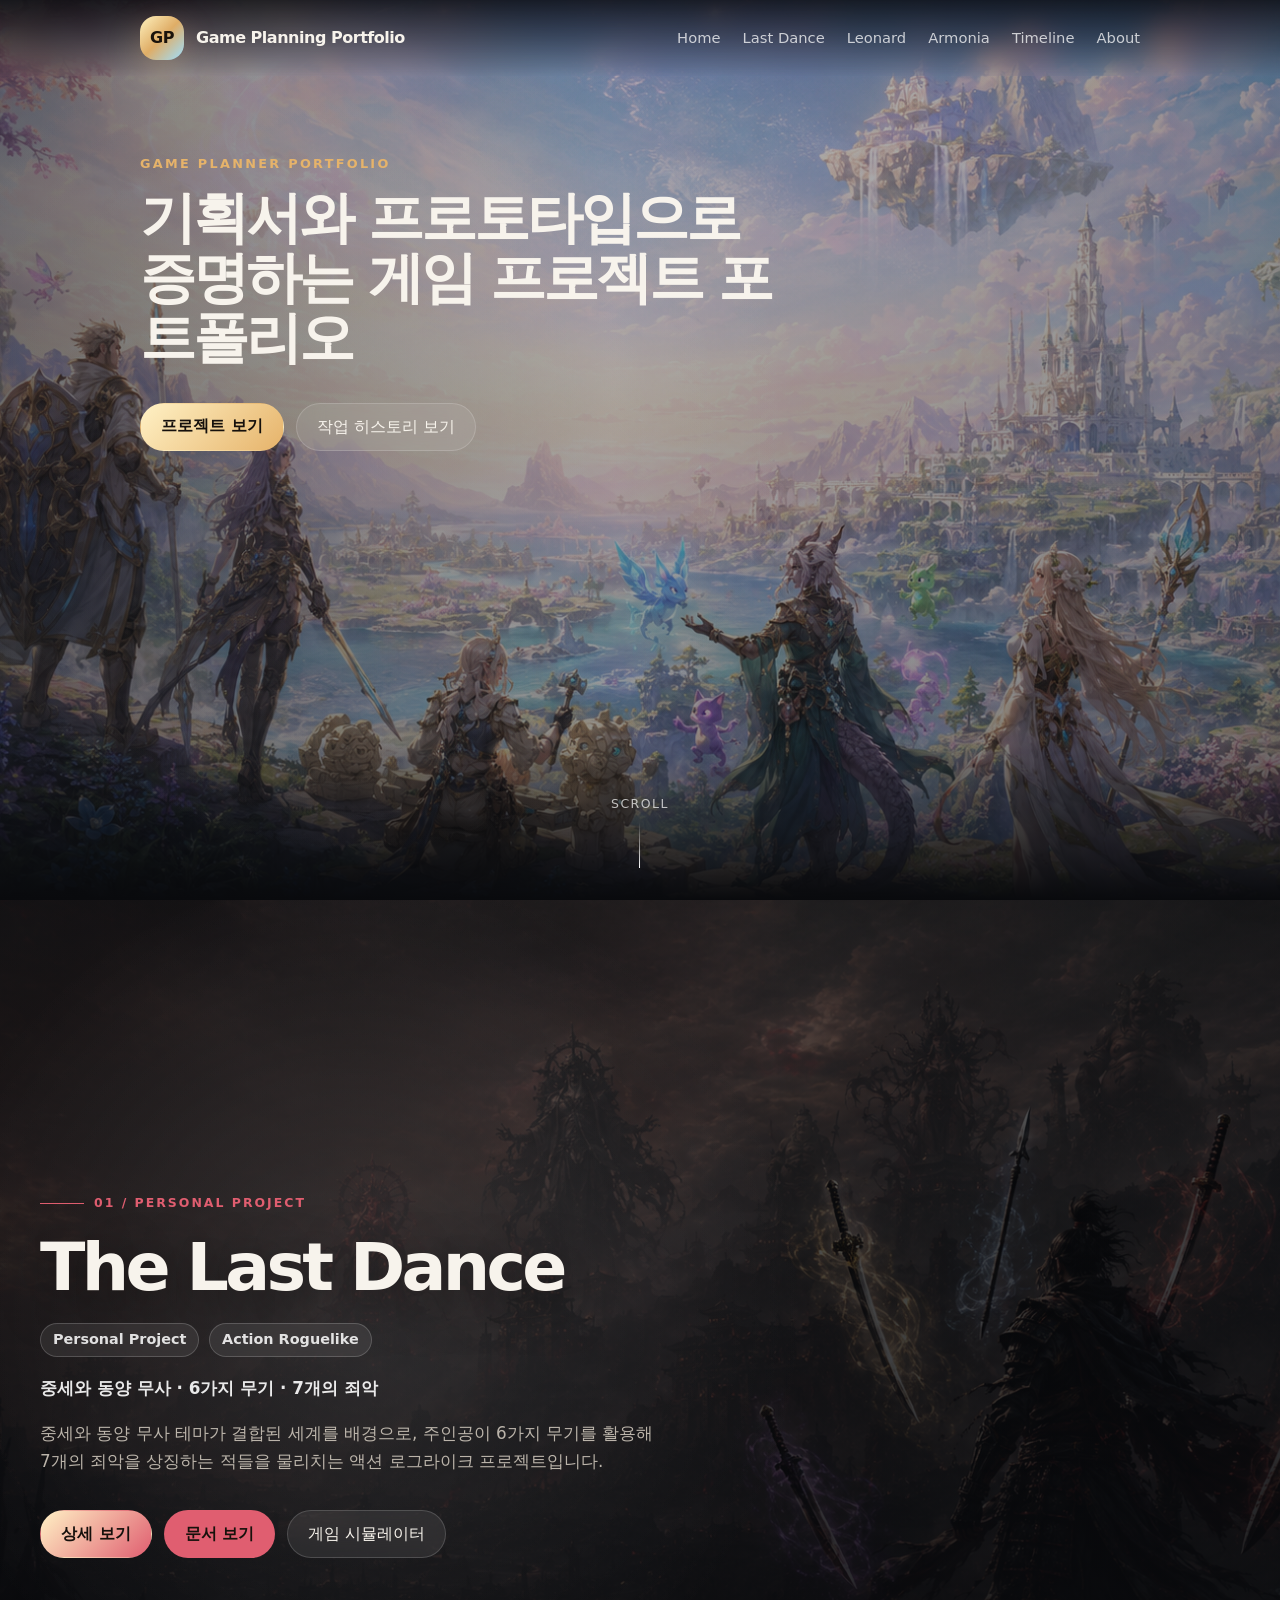
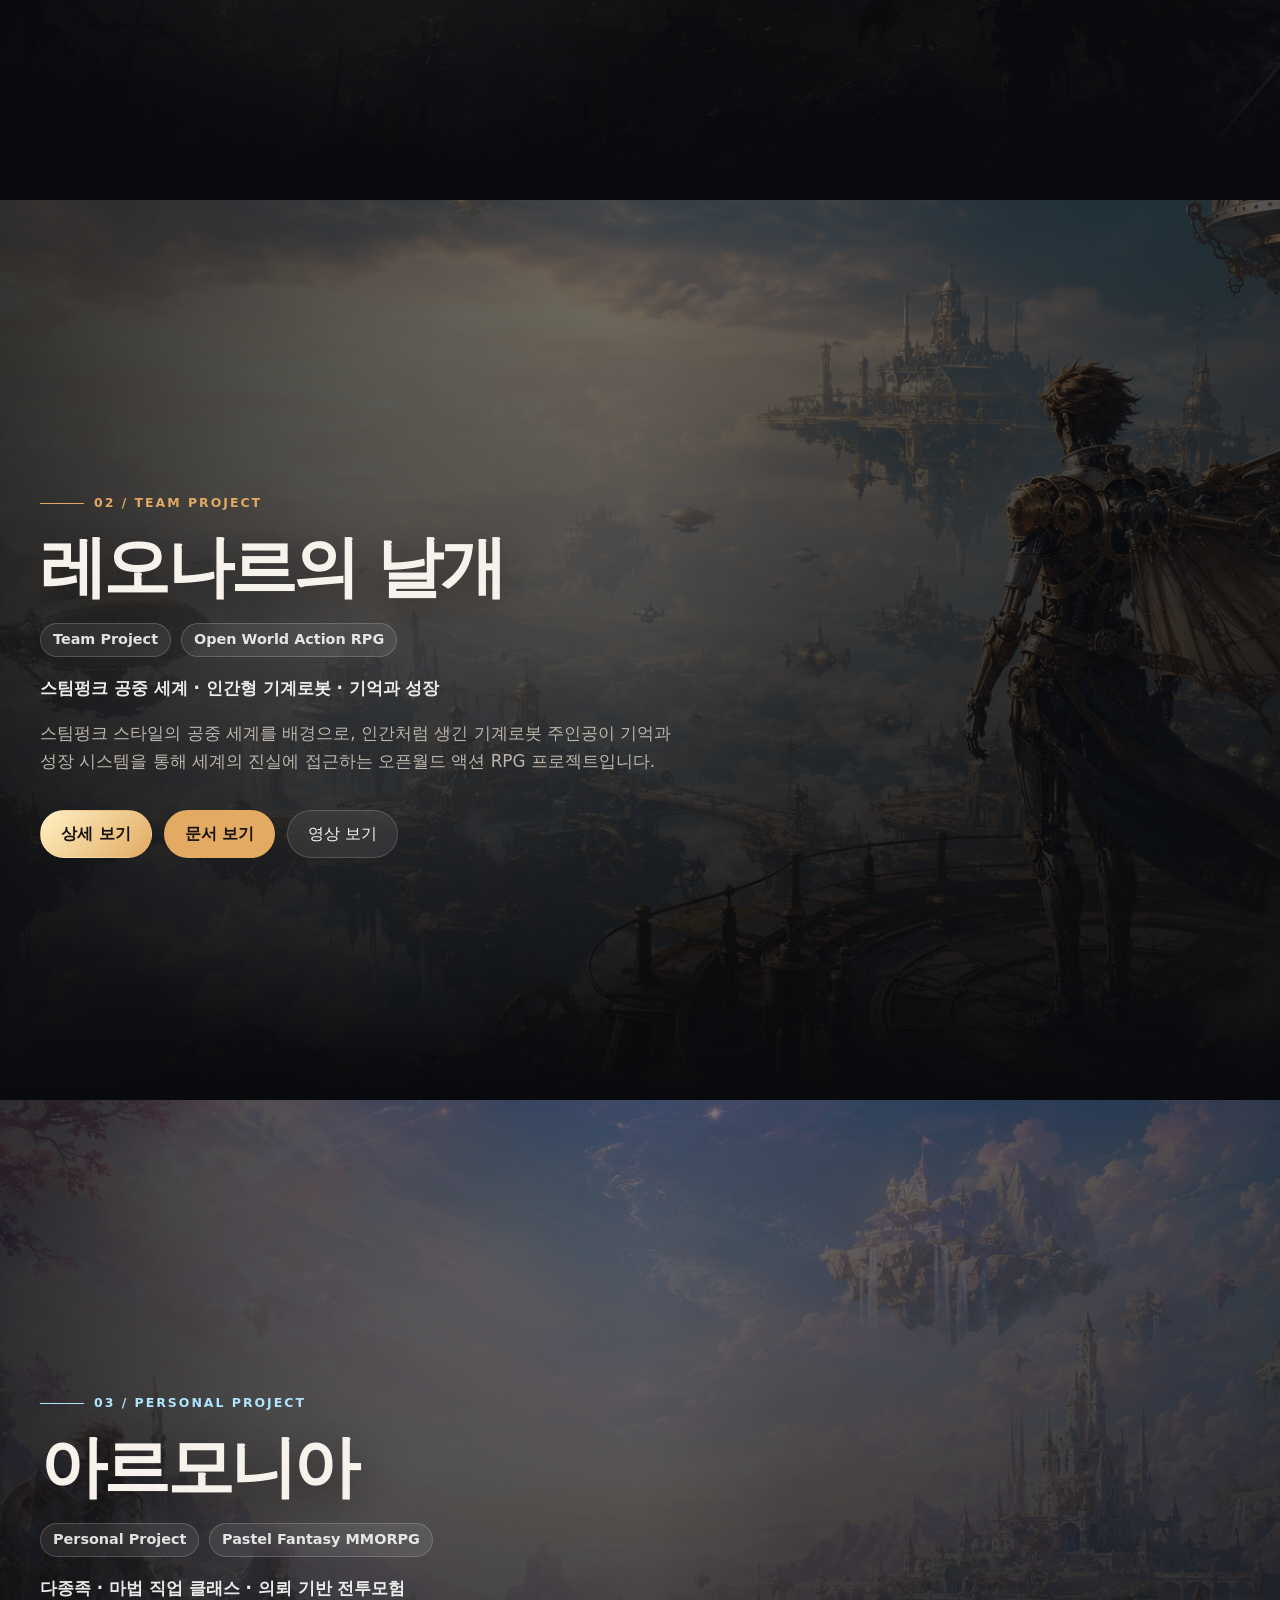
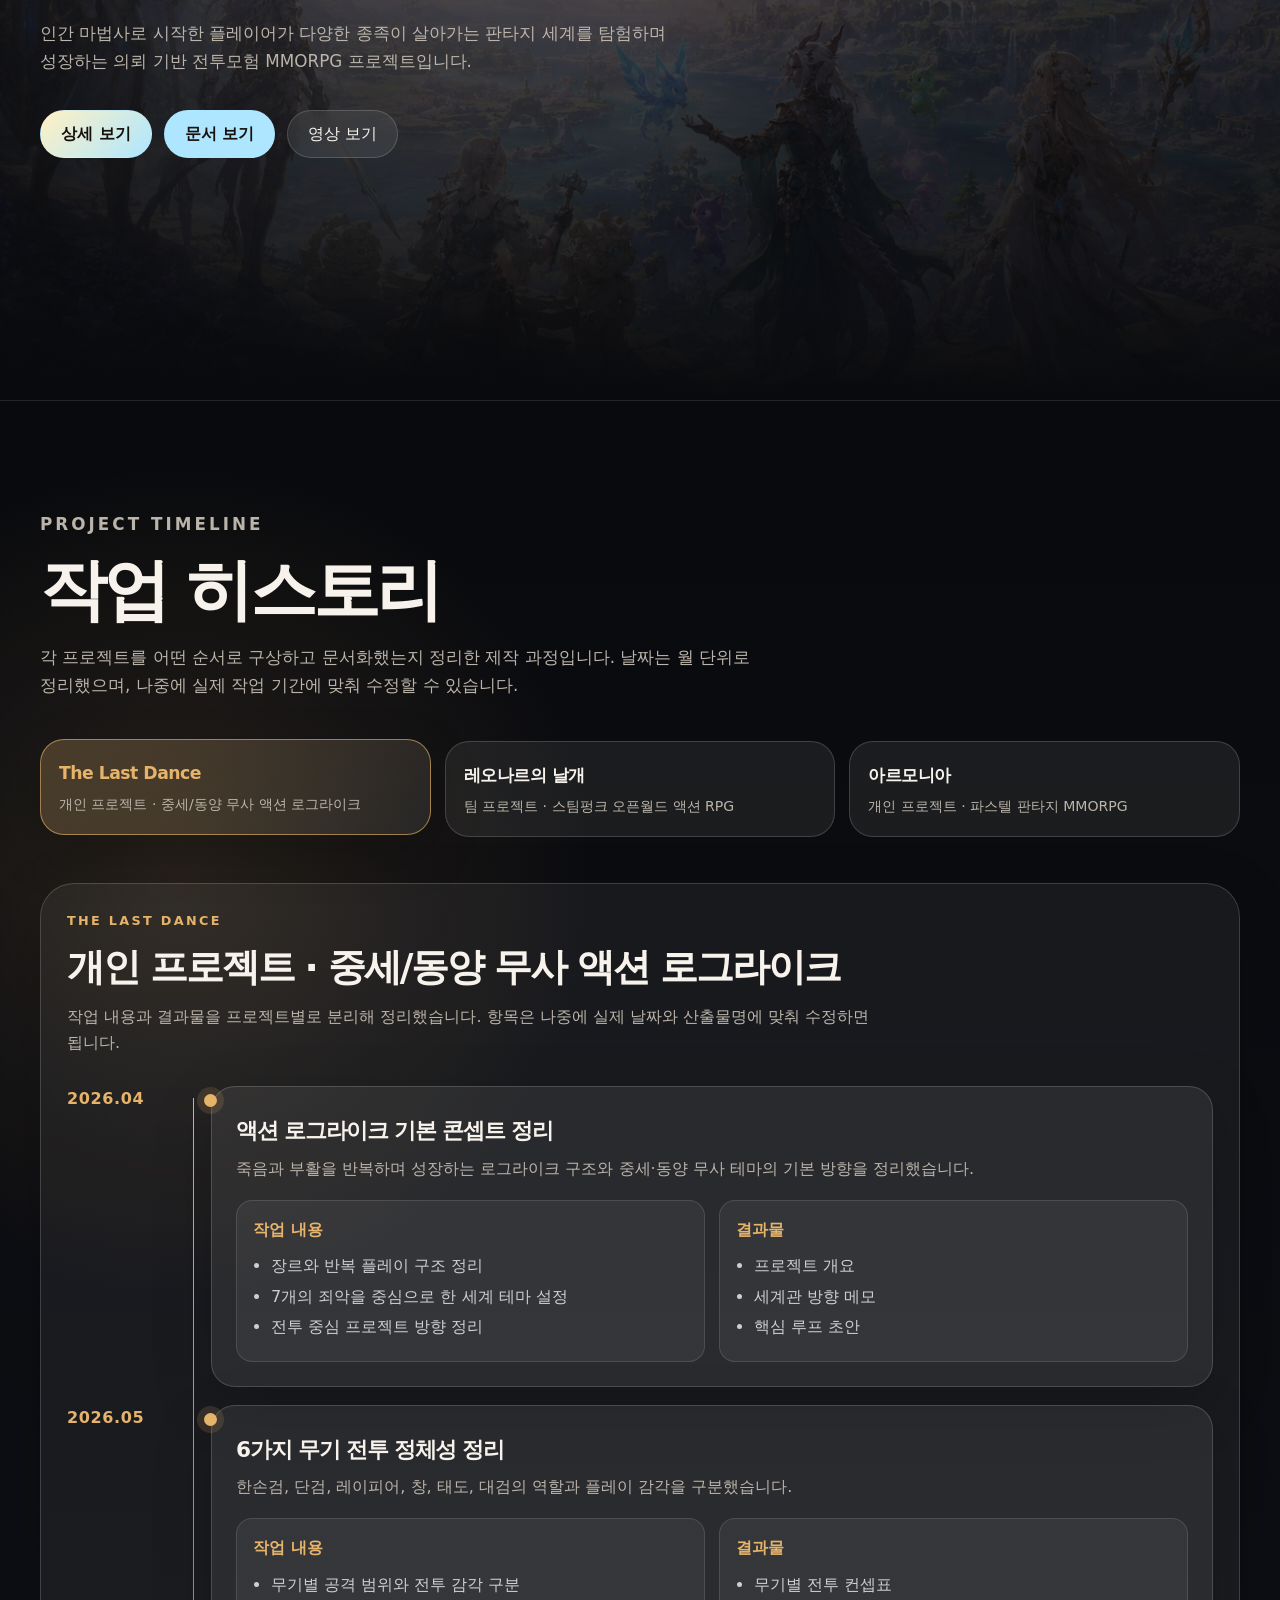
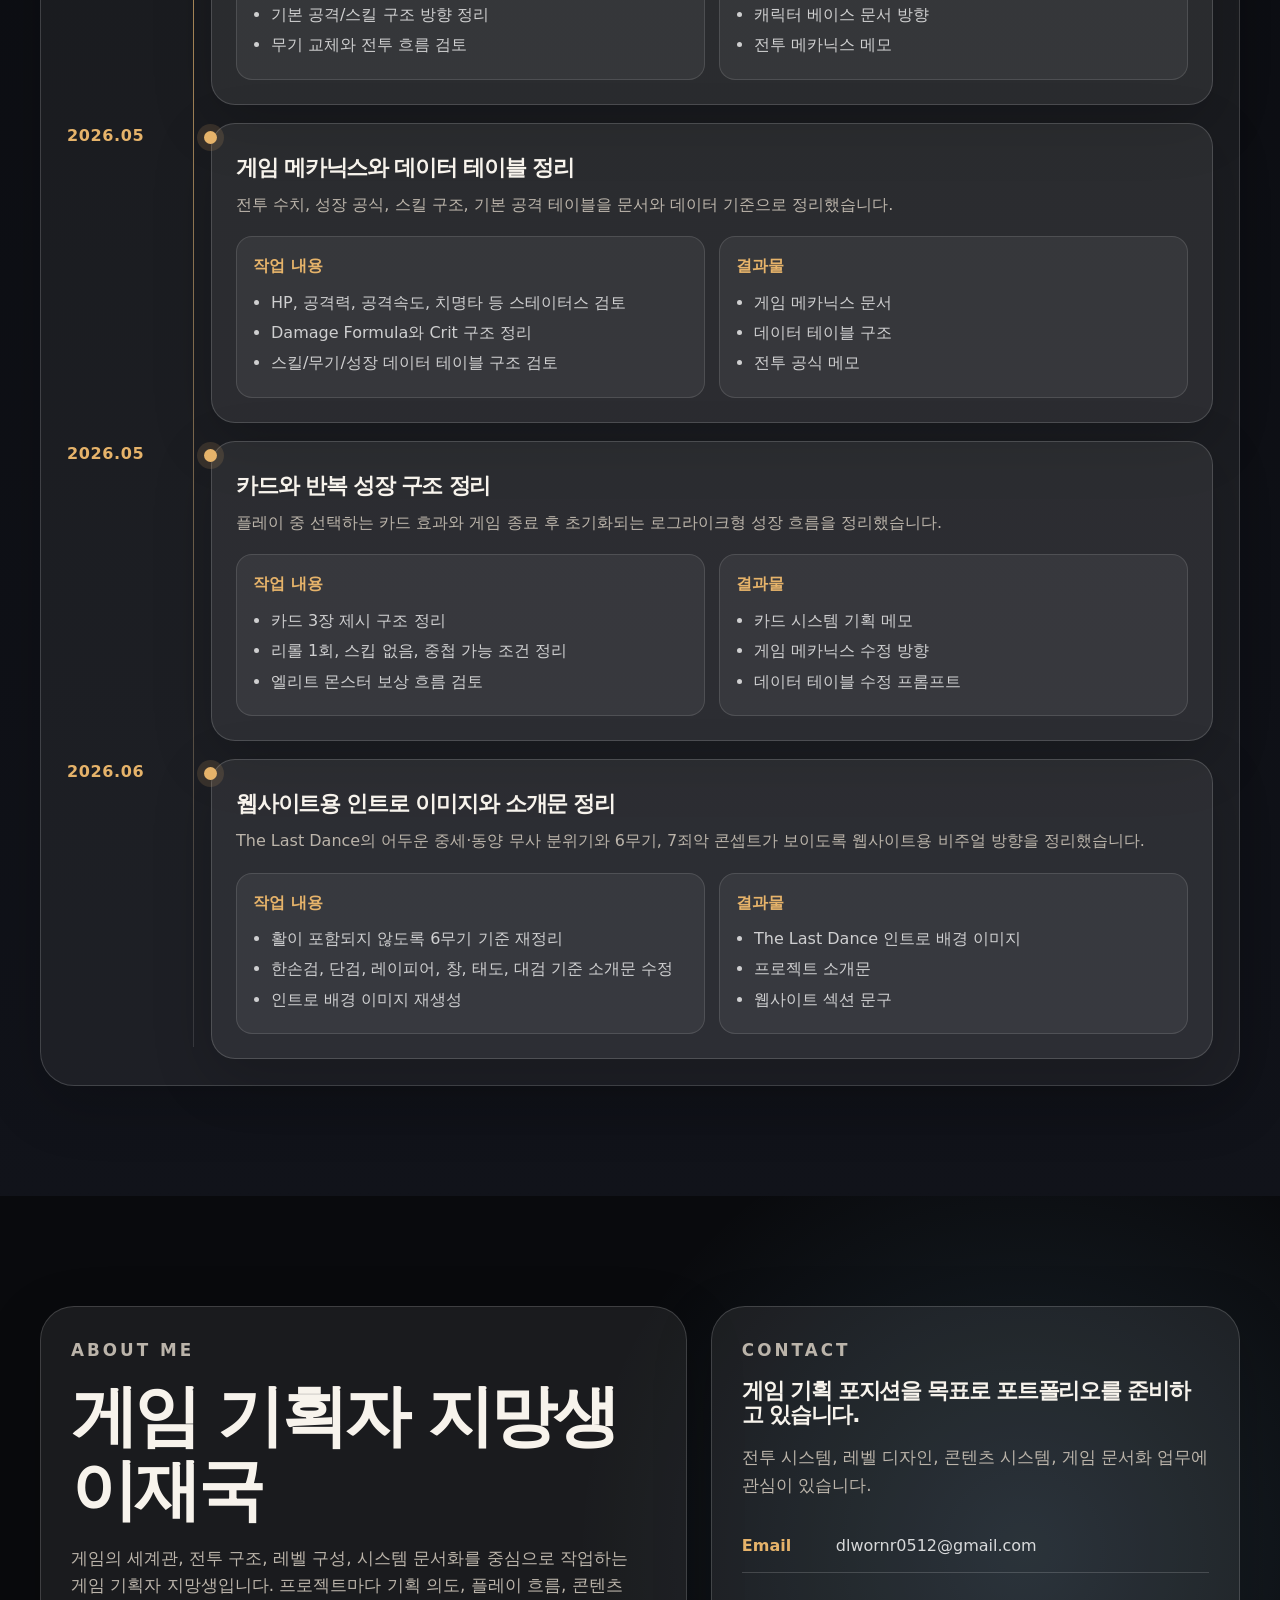
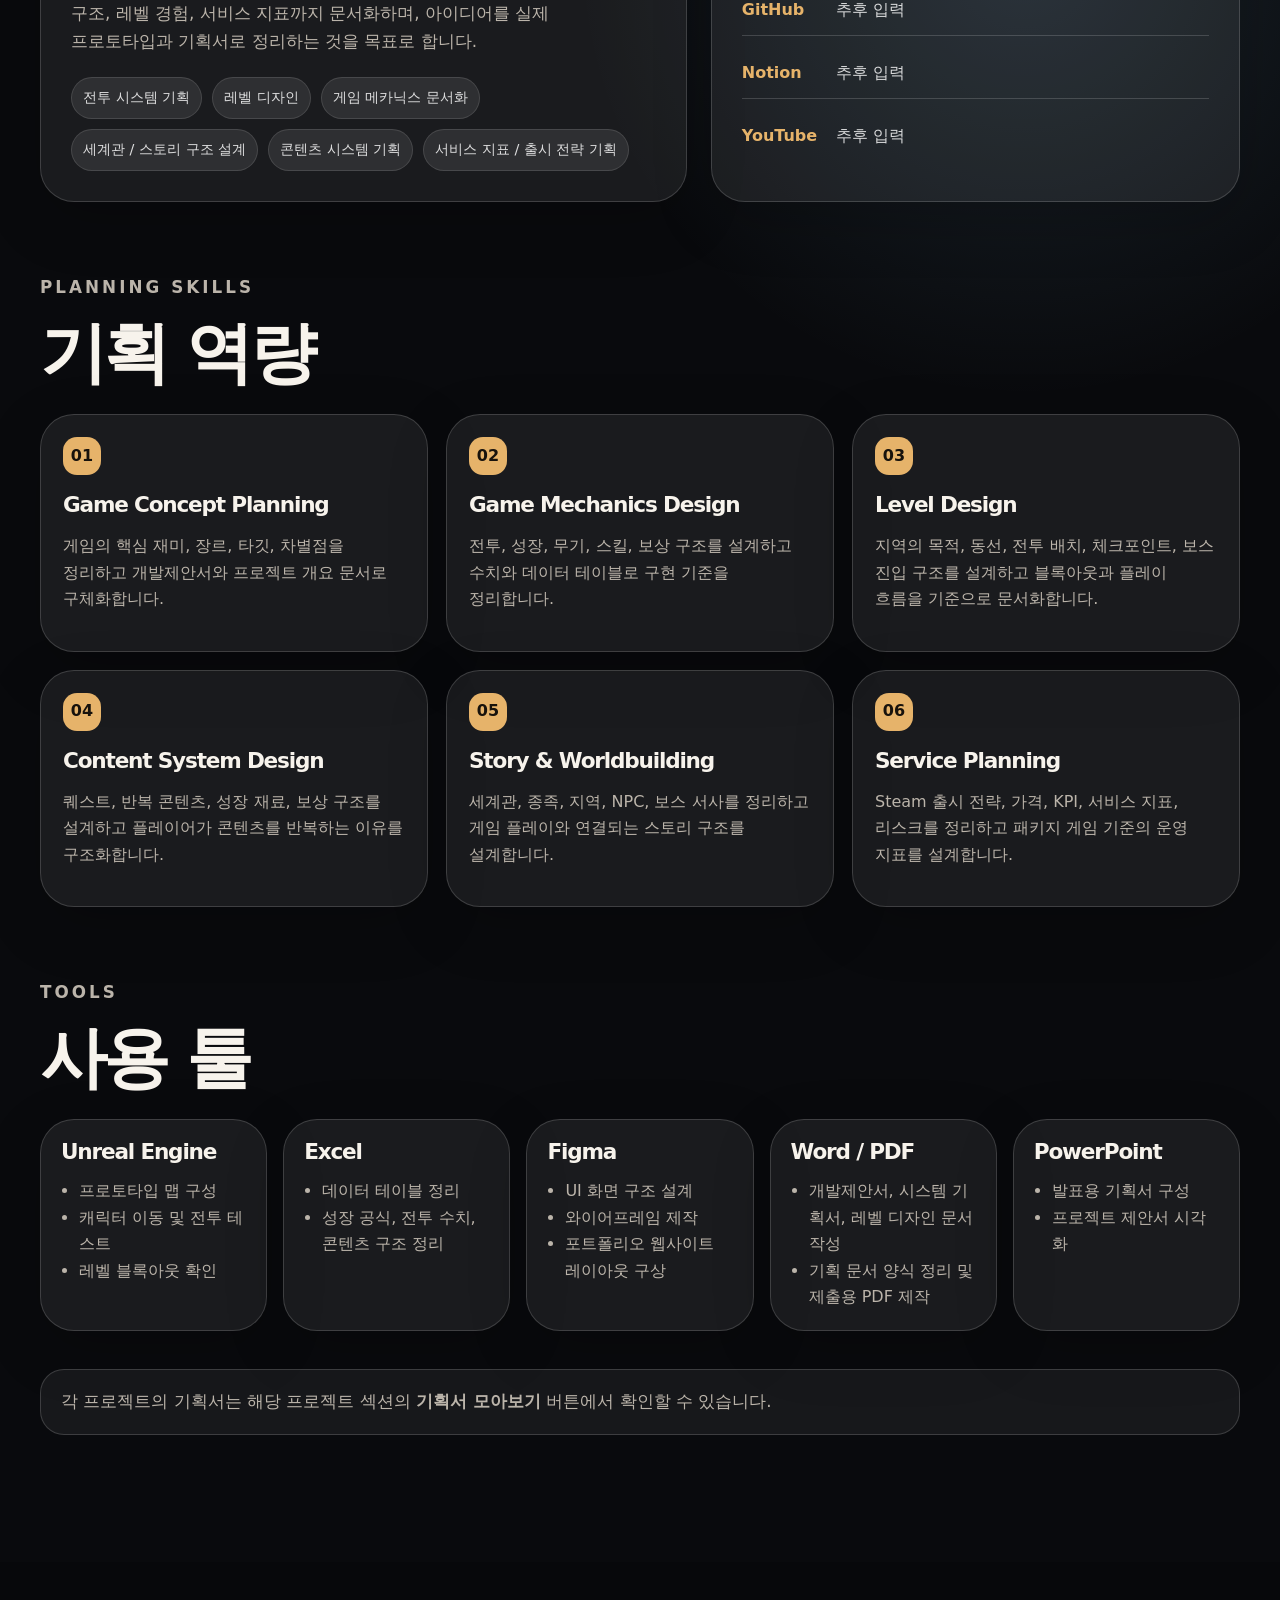
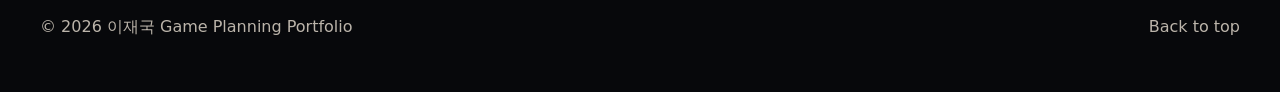
<file: index.html>
<!DOCTYPE html>
<html lang="ko">
<head>
  <meta charset="UTF-8" />
  <meta name="viewport" content="width=device-width, initial-scale=1.0" />
  <title>Game Planning Portfolio | 이재국</title>
  <meta name="description" content="게임 기획자 이재국의 게임 프로젝트 포트폴리오 사이트" />
  
  <!-- Open Graph / Social Share Thumbnail -->
  <!-- Netlify 주소가 바뀌면 아래 https://game-planning-portfolio-jaeguk.netlify.app 부분만 실제 배포 주소로 바꾸세요. -->
  <meta property="og:type" content="website">
  <meta property="og:title" content="Game Planning Portfolio | 이재국">
  <meta property="og:description" content="게임 기획 포트폴리오 - 프로젝트, 기획 문서, 프로토타입 영상">
  <meta property="og:image" content="https://game-planning-portfolio-jaeguk.netlify.app/assets/images/og-image.png">
  <meta property="og:url" content="https://game-planning-portfolio-jaeguk.netlify.app">
  <meta property="og:site_name" content="Game Planning Portfolio">

  <meta name="twitter:card" content="summary_large_image">
  <meta name="twitter:title" content="Game Planning Portfolio | 이재국">
  <meta name="twitter:description" content="게임 기획 포트폴리오 - 프로젝트, 기획 문서, 프로토타입 영상">
  <meta name="twitter:image" content="https://game-planning-portfolio-jaeguk.netlify.app/assets/images/og-image.png">
  <!-- End Open Graph / Social Share Thumbnail -->
<link rel="stylesheet" href="css/style.css?v=og-social-v9" />
  <script defer src="js/projects.js"></script>
  <script defer src="js/main.js?v=og-social-v9"></script>
</head>
<body>
  <header class="site-header">
    <nav class="nav" aria-label="주요 메뉴">
      <a class="brand" href="#home" aria-label="홈으로 이동">
        <span class="brand-mark">GP</span>
        <span class="brand-text">Game Planning Portfolio</span>
      </a>
      <button class="nav-toggle" type="button" aria-label="메뉴 열기" aria-expanded="false" data-nav-toggle>
        <span></span><span></span><span></span>
      </button>
      <div class="nav-links" data-nav-links>
        <a href="#home">Home</a>
        <a href="#the-last-dance">Last Dance</a>
        <a href="#leonard">Leonard</a>
        <a href="#armonia">Armonia</a>
        <a href="#timeline">Timeline</a>
        <a href="#about">About</a>
      </div>
    </nav>
  </header>

  <main>
    <section class="intro-page" id="home">
      <div class="intro-bg" aria-hidden="true"></div>
      <div class="container intro-content reveal">
        <p class="eyebrow">Game Planner Portfolio</p>
        <h1>기획서와 프로토타입으로 증명하는 게임 프로젝트 포트폴리오</h1>
        <div class="intro-actions">
          <a class="btn primary" href="#the-last-dance">프로젝트 보기</a>
          <a class="btn ghost" href="#timeline">작업 히스토리 보기</a>
        </div>
      </div>
      <a href="#the-last-dance" class="scroll-cue" aria-label="다음 섹션으로 이동"><span>Scroll</span><i></i></a>
    </section>

    <div data-project-sections></div>

    <section class="timeline-section section-panel" id="timeline">
      <div class="container">
        <div class="section-head reveal">
          <p class="eyebrow">Project Timeline</p>
          <h2>작업 히스토리</h2>
          <p>
            각 프로젝트를 어떤 순서로 구상하고 문서화했는지 정리한 제작 과정입니다.
            날짜는 월 단위로 정리했으며, 나중에 실제 작업 기간에 맞춰 수정할 수 있습니다.
          </p>
        </div>
        <div class="timeline" data-timeline></div>
      </div>
    </section>

    <section class="about-section section-panel" id="about">
      <div class="container">
        <div class="about-layout">
          <article class="about-card reveal">
            <p class="eyebrow">About Me</p>
            <h2>게임 기획자 지망생 이재국</h2>
            <p data-profile-intro></p>
            <div class="interest-list">
              <span>전투 시스템 기획</span>
              <span>레벨 디자인</span>
              <span>게임 메카닉스 문서화</span>
              <span>세계관 / 스토리 구조 설계</span>
              <span>콘텐츠 시스템 기획</span>
              <span>서비스 지표 / 출시 전략 기획</span>
            </div>
          </article>

          <article class="contact-card reveal">
            <p class="eyebrow">Contact</p>
            <h3>게임 기획 포지션을 목표로 포트폴리오를 준비하고 있습니다.</h3>
            <p>전투 시스템, 레벨 디자인, 콘텐츠 시스템, 게임 문서화 업무에 관심이 있습니다.</p>
            <ul class="contact-list">
              <li><strong>Email</strong><a href="mailto:dlwornr0512@gmail.com">dlwornr0512@gmail.com</a></li>
              <li><strong>GitHub</strong><span data-github>추후 입력</span></li>
              <li><strong>Notion</strong><span data-notion>추후 입력</span></li>
              <li><strong>YouTube</strong><span data-youtube>추후 입력</span></li>
            </ul>
          </article>
        </div>

        <div class="section-head compact reveal">
          <p class="eyebrow">Planning Skills</p>
          <h2>기획 역량</h2>
        </div>
        <div class="skill-grid" data-skills></div>

        <div class="section-head compact reveal">
          <p class="eyebrow">Tools</p>
          <h2>사용 툴</h2>
        </div>
        <div class="tool-grid" data-tools></div>

        <p class="final-note reveal">
          각 프로젝트의 기획서는 해당 프로젝트 섹션의 <strong>기획서 모아보기</strong> 버튼에서 확인할 수 있습니다.
        </p>
      </div>
    </section>
  </main>

  <footer class="site-footer">
    <div class="container footer-inner">
      <p>© <span data-year></span> 이재국 Game Planning Portfolio</p>
      <a href="#home">Back to top</a>
    </div>
  </footer>

  <div class="modal" data-modal hidden>
    <div class="modal-backdrop" data-modal-close></div>
    <section class="modal-panel" role="dialog" aria-modal="true" aria-labelledby="modal-title">
      <button class="modal-close" type="button" data-modal-close aria-label="닫기">×</button>
      <div class="modal-head">
        <p class="eyebrow" data-modal-eyebrow>Portfolio</p>
        <h2 id="modal-title" data-modal-title>Modal Title</h2>
      </div>
      <div class="modal-body" data-modal-body></div>
    </section>
  </div>
</body>
</html>
</file>
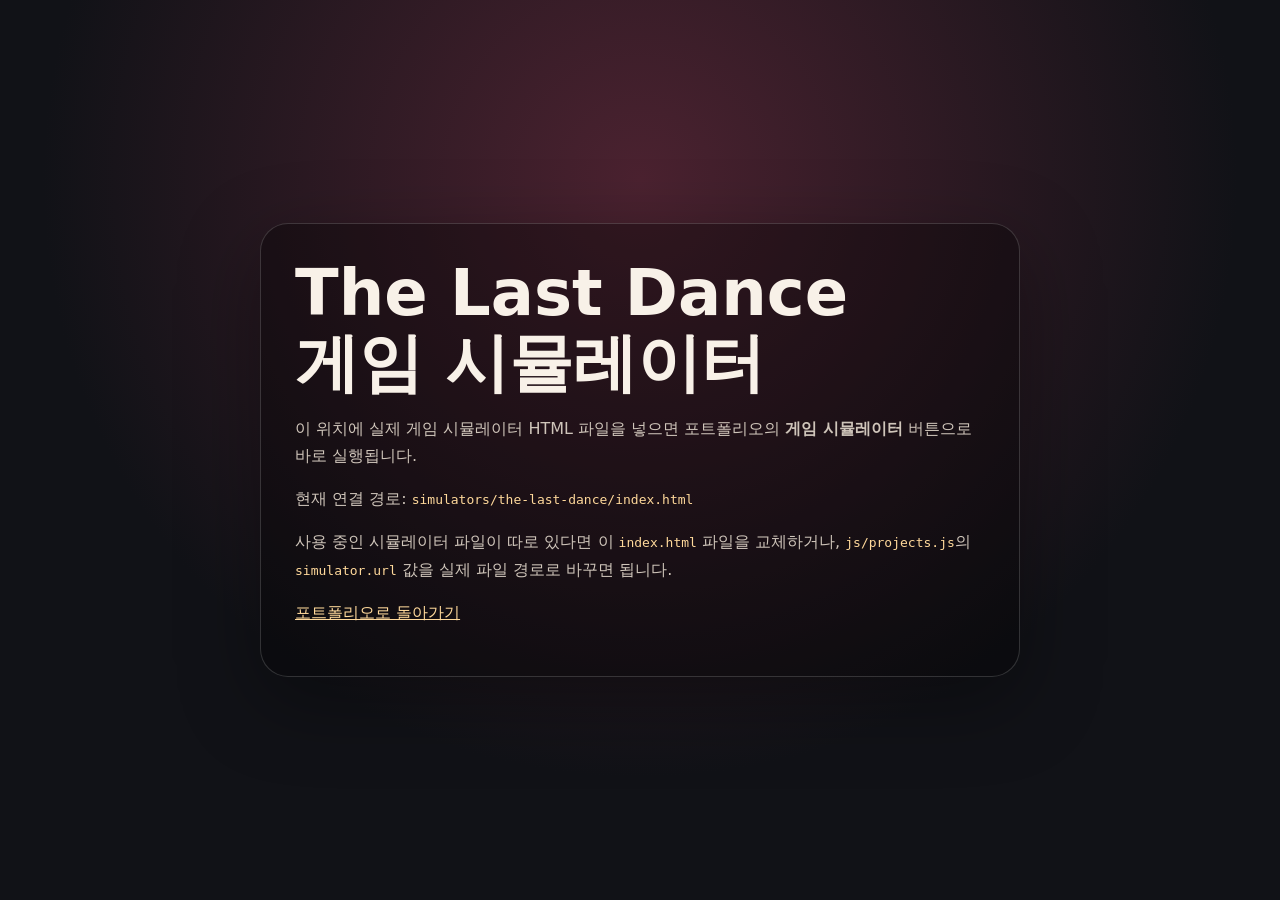
<file: simulators/the-last-dance/index.html>
<!DOCTYPE html>
<html lang="ko">
<head>
  <meta charset="UTF-8" />
  <meta name="viewport" content="width=device-width, initial-scale=1.0" />
  <title>The Last Dance 게임 시뮬레이터</title>
  <style>
    * { box-sizing: border-box; }
    body {
      margin: 0;
      min-height: 100vh;
      display: grid;
      place-items: center;
      background: radial-gradient(circle at 50% 20%, #4b2230, #111217 62%);
      color: #f8f1e8;
      font-family: "Pretendard", "Malgun Gothic", system-ui, sans-serif;
      line-height: 1.7;
      padding: 32px;
    }
    main {
      width: min(100%, 760px);
      border: 1px solid rgba(255,255,255,.16);
      border-radius: 28px;
      background: rgba(0,0,0,.34);
      box-shadow: 0 24px 80px rgba(0,0,0,.35);
      padding: 34px;
    }
    h1 { margin: 0 0 12px; font-size: clamp(2rem, 6vw, 4rem); line-height: 1.1; }
    p { color: #cfc5ba; }
    code { color: #ffd99b; }
    a { color: #ffd99b; }
  </style>
</head>
<body>
  <main>
    <h1>The Last Dance<br />게임 시뮬레이터</h1>
    <p>이 위치에 실제 게임 시뮬레이터 HTML 파일을 넣으면 포트폴리오의 <strong>게임 시뮬레이터</strong> 버튼으로 바로 실행됩니다.</p>
    <p>현재 연결 경로: <code>simulators/the-last-dance/index.html</code></p>
    <p>사용 중인 시뮬레이터 파일이 따로 있다면 이 <code>index.html</code> 파일을 교체하거나, <code>js/projects.js</code>의 <code>simulator.url</code> 값을 실제 파일 경로로 바꾸면 됩니다.</p>
    <p><a href="../../index.html#the-last-dance">포트폴리오로 돌아가기</a></p>
  </main>
</body>
</html>
</file>
<file: css/style.css>
/* Game Planning Portfolio Showcase / HTML + Pure CSS + Vanilla JavaScript */
:root{--bg:#090a0d;--bg-soft:#11131a;--panel:rgba(255,255,255,.09);--text:#f7f3ec;--muted:#bbb4aa;--line:rgba(255,255,255,.16);--accent:#e6b36a;--max:1200px;--radius-xl:34px;--radius-lg:24px;--shadow:0 28px 90px rgba(0,0,0,.42)}
*{box-sizing:border-box}html{scroll-behavior:smooth;background:var(--bg)}body{margin:0;min-width:320px;color:var(--text);background:radial-gradient(circle at top left,rgba(230,179,106,.16),transparent 30rem),radial-gradient(circle at 88% 10%,rgba(147,214,255,.12),transparent 34rem),var(--bg);font-family:"Pretendard","Malgun Gothic","Apple SD Gothic Neo",system-ui,-apple-system,BlinkMacSystemFont,sans-serif;line-height:1.65}body.modal-open{overflow:hidden}a{color:inherit;text-decoration:none}button,input,textarea{font:inherit}button{cursor:pointer}.container{width:min(100% - 42px,var(--max));margin:0 auto}.site-header{position:fixed;inset:0 0 auto;z-index:80;background:linear-gradient(180deg,rgba(9,10,13,.82),rgba(9,10,13,.42),transparent);backdrop-filter:blur(12px)}.nav{width:min(100% - 42px,var(--max));min-height:76px;margin:0 auto;display:flex;align-items:center;justify-content:space-between;gap:26px}.brand{display:inline-flex;align-items:center;gap:12px;font-weight:900;letter-spacing:-.03em}.brand-mark{width:44px;height:44px;display:grid;place-items:center;border-radius:16px;color:#1a130b;background:linear-gradient(135deg,#fff2bf,#dfad66,#9edfff);box-shadow:0 12px 34px rgba(230,179,106,.28)}.brand-text{white-space:nowrap}.nav-links{display:flex;align-items:center;gap:4px;padding:7px;border:1px solid rgba(255,255,255,.1);border-radius:999px;background:rgba(255,255,255,.06)}.nav-links a{padding:9px 13px;border-radius:999px;color:rgba(255,255,255,.74);font-size:.92rem;transition:180ms ease}.nav-links a:hover,.nav-links a:focus-visible,.nav-links a.active{color:#17120c;background:var(--accent)}.nav-toggle{display:none;width:44px;height:44px;border:1px solid var(--line);border-radius:15px;color:var(--text);background:rgba(255,255,255,.08)}.nav-toggle span{display:block;width:20px;height:2px;margin:5px auto;border-radius:99px;background:currentColor}.intro-page,.project-page{position:relative;min-height:100svh;display:grid;align-items:center;overflow:hidden;isolation:isolate}.intro-bg,.project-bg{position:absolute;inset:0;z-index:-2;background-position:center;background-size:cover;transform:scale(1.03)}.intro-bg{background:linear-gradient(90deg,rgba(9,10,13,.92),rgba(9,10,13,.6),rgba(9,10,13,.72)),url("../assets/images/armonia-bg.png") center/cover no-repeat}.intro-page::before,.project-page::before{content:"";position:absolute;inset:0;z-index:-1;background:radial-gradient(circle at 28% 46%,rgba(255,255,255,.10),transparent 28rem),linear-gradient(180deg,rgba(9,10,13,.34),rgba(9,10,13,.82) 82%,var(--bg) 100%)}.intro-content{padding-top:76px;max-width:900px}.eyebrow{margin:0 0 14px;color:var(--accent);font-size:.8rem;font-weight:900;letter-spacing:.18em;text-transform:uppercase}h1,h2,h3{margin:0;line-height:1.12;letter-spacing:-.055em}h1{max-width:900px;font-size:clamp(2.8rem,7.8vw,6.6rem)}h2{font-size:clamp(2.1rem,5.2vw,4.25rem)}h3{font-size:1.35rem}p{word-break:keep-all}.intro-content p:not(.eyebrow),.project-copy p,.section-head p,.about-card p,.contact-card p,.final-note{color:var(--muted);font-size:1.05rem}.intro-content p:not(.eyebrow){max-width:720px;margin:24px 0 0}.intro-actions,.project-actions{display:flex;flex-wrap:wrap;gap:12px;margin-top:34px}.btn{min-height:48px;display:inline-flex;align-items:center;justify-content:center;gap:9px;padding:0 20px;border:1px solid var(--line);border-radius:999px;color:var(--text);background:rgba(255,255,255,.08);transition:180ms ease}.btn.primary{border-color:transparent;color:#15100c;background:linear-gradient(135deg,#fff1c5,var(--accent));font-weight:900}.btn.ghost{backdrop-filter:blur(12px)}.btn:hover,.btn:focus-visible{transform:translateY(-2px);box-shadow:0 16px 46px rgba(0,0,0,.24)}.scroll-cue{position:absolute;left:50%;bottom:32px;transform:translateX(-50%);z-index:2;display:grid;justify-items:center;gap:7px;color:rgba(255,255,255,.7);font-size:.78rem;letter-spacing:.12em;text-transform:uppercase}.scroll-cue i{width:1px;height:46px;background:linear-gradient(transparent,#fff);animation:cue 1.4s ease-in-out infinite}@keyframes cue{0%,100%{transform:scaleY(.6);opacity:.45}50%{transform:scaleY(1);opacity:1}}.project-page[data-color=bronze]{--accent:#e2aa62;--accent-rgb:226,170,98}.project-page[data-color=pastel]{--accent:#aee6ff;--accent-rgb:174,230,255}.project-page[data-color=crimson]{--accent:#e05e70;--accent-rgb:224,94,112}.project-page[data-align=right] .project-layout{grid-template-columns:.9fr 1fr}.project-page[data-align=right] .project-copy{grid-column:2}.project-page[data-align=right] .project-meta{grid-column:1;grid-row:1}.project-layout{min-height:100svh;display:grid;grid-template-columns:1fr .9fr;align-items:center;gap:42px;padding:108px 0 64px}.project-copy{max-width:720px}.project-index{display:inline-flex;align-items:center;gap:10px;color:var(--accent);font-weight:900;letter-spacing:.16em;text-transform:uppercase;font-size:.78rem}.project-index::before{content:"";width:44px;height:1px;background:currentColor}.project-copy h2{margin-top:16px;text-shadow:0 12px 48px rgba(0,0,0,.55)}.project-subtitle{margin:18px 0 0;color:rgba(255,255,255,.9)!important;font-weight:800}.project-summary{max-width:690px;margin-top:18px}.project-actions .btn.document{color:#17120c;border-color:transparent;background:var(--accent);font-weight:900}.project-meta{padding:24px;border:1px solid var(--line);border-radius:var(--radius-xl);background:linear-gradient(135deg,rgba(var(--accent-rgb,226,170,98),.17),rgba(255,255,255,.06)),rgba(9,10,13,.46);backdrop-filter:blur(16px);box-shadow:var(--shadow)}.meta-row{display:grid;grid-template-columns:92px 1fr;gap:14px;padding:14px 0;border-bottom:1px solid var(--line)}.meta-row:last-child{border-bottom:0}.meta-row strong{color:rgba(255,255,255,.7);font-size:.82rem}.meta-row span{color:#fff;font-weight:750}.point-list{margin:18px 0 0;padding:0;list-style:none;display:grid;gap:10px}.point-list li{position:relative;padding:12px 14px 12px 36px;border:1px solid rgba(255,255,255,.12);border-radius:14px;color:rgba(255,255,255,.82);background:rgba(255,255,255,.06)}.point-list li::before{content:"";position:absolute;left:15px;top:1.45em;width:7px;height:7px;border-radius:50%;background:var(--accent);box-shadow:0 0 0 5px rgba(var(--accent-rgb,226,170,98),.15)}.section-panel{position:relative;padding:110px 0}.timeline-section{background:radial-gradient(circle at 14% 20%,rgba(230,179,106,.13),transparent 26rem),linear-gradient(180deg,var(--bg),var(--bg-soft));border-top:1px solid rgba(255,255,255,.08)}.section-head{max-width:760px;margin-bottom:42px}.section-head.compact{margin-top:72px;margin-bottom:24px}.timeline{position:relative;display:grid;gap:18px;max-width:980px}.timeline::before{content:"";position:absolute;left:126px;top:8px;bottom:8px;width:1px;background:linear-gradient(var(--accent),rgba(255,255,255,.12))}.timeline-item{display:grid;grid-template-columns:110px 1fr;gap:34px;align-items:start}.timeline-date{position:relative;color:var(--accent);font-weight:900;letter-spacing:.04em}.timeline-date::after{content:"";position:absolute;right:-40px;top:8px;width:13px;height:13px;border-radius:50%;background:var(--accent);box-shadow:0 0 0 7px rgba(230,179,106,.14)}.timeline-card{padding:24px;border:1px solid var(--line);border-radius:var(--radius-lg);background:rgba(255,255,255,.07);box-shadow:0 18px 60px rgba(0,0,0,.18)}.timeline-card small{color:var(--muted);font-weight:800}.timeline-card h3{margin-top:8px}.timeline-card p{margin-bottom:0;color:var(--muted)}.about-section{background:radial-gradient(circle at 80% 18%,rgba(147,214,255,.13),transparent 28rem),var(--bg)}.about-layout{display:grid;grid-template-columns:1.1fr .9fr;gap:24px}.about-card,.contact-card,.skill-card,.tool-card{border:1px solid var(--line);border-radius:var(--radius-xl);background:rgba(255,255,255,.07);box-shadow:0 18px 60px rgba(0,0,0,.18)}.about-card,.contact-card{padding:30px}.interest-list{margin-top:22px;display:flex;flex-wrap:wrap;gap:10px}.interest-list span{padding:8px 11px;border-radius:999px;color:rgba(255,255,255,.84);background:rgba(255,255,255,.09);border:1px solid rgba(255,255,255,.12);font-size:.9rem}.contact-list{list-style:none;margin:22px 0 0;padding:0;display:grid;gap:12px}.contact-list li{display:grid;grid-template-columns:82px 1fr;gap:12px;padding:12px 0;border-bottom:1px solid var(--line)}.contact-list li:last-child{border-bottom:0}.contact-list strong{color:var(--accent)}.contact-list a,.contact-list span{color:rgba(255,255,255,.82);overflow-wrap:anywhere}.skill-grid{display:grid;grid-template-columns:repeat(3,minmax(0,1fr));gap:18px}.skill-card{padding:22px}.skill-card .number{display:inline-grid;place-items:center;width:38px;height:38px;margin-bottom:18px;border-radius:14px;color:#17120c;background:var(--accent);font-weight:900}.skill-card p,.tool-card li{color:var(--muted)}.tool-grid{display:grid;grid-template-columns:repeat(5,minmax(0,1fr));gap:16px}.tool-card{padding:20px}.tool-card ul{margin:14px 0 0;padding-left:18px}.final-note{margin-top:38px;padding:18px 20px;border:1px solid var(--line);border-radius:var(--radius-lg);background:rgba(255,255,255,.06)}.site-footer{padding:36px 0;color:var(--muted);background:#07080b}.footer-inner{display:flex;align-items:center;justify-content:space-between;gap:18px}.modal[hidden]{display:none}.modal{position:fixed;inset:0;z-index:120;display:grid;place-items:center;padding:24px}.modal-backdrop{position:absolute;inset:0;background:rgba(0,0,0,.72);backdrop-filter:blur(9px)}.modal-panel{position:relative;z-index:1;width:min(100%,1050px);max-height:min(88svh,900px);display:flex;flex-direction:column;overflow:hidden;border:1px solid var(--line);border-radius:var(--radius-xl);background:radial-gradient(circle at 20% 0%,rgba(230,179,106,.12),transparent 24rem),#141720;box-shadow:var(--shadow)}.modal-close{position:absolute;right:18px;top:18px;z-index:2;width:42px;height:42px;border:1px solid var(--line);border-radius:50%;color:#fff;background:rgba(255,255,255,.08);font-size:1.6rem;line-height:1}.modal-head{padding:28px 76px 20px 28px;border-bottom:1px solid var(--line)}.modal-body{overflow:auto;padding:28px}.document-grid{display:grid;grid-template-columns:repeat(3,minmax(0,1fr));gap:16px}.document-card{display:flex;flex-direction:column;min-height:154px;padding:18px;border:1px solid var(--line);border-radius:var(--radius-lg);background:rgba(255,255,255,.07)}.document-card small{color:var(--accent);font-weight:900}.document-card h3{margin:8px 0 auto;font-size:1.1rem}.document-actions{display:flex;flex-wrap:wrap;gap:8px;margin-top:18px}.document-actions .btn{min-height:38px;padding:0 13px;font-size:.88rem}.detail-grid{display:grid;grid-template-columns:1fr 1fr;gap:18px}.detail-box{padding:22px;border:1px solid var(--line);border-radius:var(--radius-lg);background:rgba(255,255,255,.07)}.detail-box p,.detail-box li{color:var(--muted)}.detail-box ul{margin:12px 0 0;padding-left:20px}.pdf-frame,.video-frame{width:100%;height:min(72svh,760px);border:0;border-radius:0;background:#090a0d}.video-placeholder{padding:32px;border:1px solid var(--line);border-radius:var(--radius-lg);background:rgba(255,255,255,.07)}.video-placeholder code{color:#ffd38a}.reveal{opacity:0;transform:translateY(18px);transition:600ms ease}.reveal.visible{opacity:1;transform:translateY(0)}@media (max-width:1080px){.project-layout,.project-page[data-align=right] .project-layout,.about-layout{grid-template-columns:1fr}.project-page[data-align=right] .project-copy,.project-page[data-align=right] .project-meta{grid-column:auto;grid-row:auto}.project-meta{max-width:760px}.skill-grid,.document-grid{grid-template-columns:repeat(2,minmax(0,1fr))}.tool-grid{grid-template-columns:repeat(3,minmax(0,1fr))}}@media (max-width:820px){.container,.nav{width:min(100% - 30px,var(--max))}.nav-toggle{display:block}.brand-text{display:none}.nav-links{position:absolute;top:74px;left:15px;right:15px;display:none;flex-direction:column;align-items:stretch;padding:12px;border-radius:20px;background:rgba(9,10,13,.94);box-shadow:var(--shadow)}.nav-links.open{display:flex}.nav-links a{padding:12px 14px}.intro-content,.project-layout{padding-top:100px}.project-layout{gap:28px}.intro-page,.project-page{min-height:auto}.project-page{padding-bottom:34px}.project-meta{padding:20px}.meta-row{grid-template-columns:1fr;gap:4px}.timeline::before{left:8px}.timeline-item{grid-template-columns:1fr;gap:10px;padding-left:32px}.timeline-date::after{left:-30px;right:auto}.skill-grid,.tool-grid,.document-grid,.detail-grid{grid-template-columns:1fr}.footer-inner{flex-direction:column;align-items:flex-start}.modal{padding:12px}.modal-body{padding:20px}.modal-head{padding:24px 68px 18px 22px}.pdf-frame,.video-frame{height:66svh}}

/* Project-specific detailed work history */
.timeline {
  max-width: none;
  gap: 24px;
}

.timeline::before {
  display: none;
}

.timeline-tabs {
  display: grid;
  grid-template-columns: repeat(3, minmax(0, 1fr));
  gap: 14px;
  margin-bottom: 22px;
}

.timeline-tab {
  min-height: 96px;
  padding: 18px;
  text-align: left;
  border: 1px solid var(--line);
  border-radius: var(--radius-lg);
  color: var(--text);
  background: rgba(255, 255, 255, .07);
  transition: 180ms ease;
}

.timeline-tab strong,
.timeline-tab span {
  display: block;
}

.timeline-tab strong {
  font-size: 1.08rem;
  letter-spacing: -0.03em;
}

.timeline-tab span {
  margin-top: 6px;
  color: var(--muted);
  font-size: .88rem;
}

.timeline-tab:hover,
.timeline-tab:focus-visible,
.timeline-tab.active {
  transform: translateY(-2px);
  border-color: rgba(230, 179, 106, .62);
  background: linear-gradient(135deg, rgba(230, 179, 106, .24), rgba(255, 255, 255, .08));
  box-shadow: 0 18px 50px rgba(0,0,0,.22);
}

.timeline-tab.active strong {
  color: var(--accent);
}

.timeline-panel {
  padding: 26px;
  border: 1px solid var(--line);
  border-radius: var(--radius-xl);
  background: rgba(255,255,255,.055);
  box-shadow: 0 18px 60px rgba(0,0,0,.18);
}

.timeline-panel-head {
  max-width: 820px;
  margin-bottom: 30px;
}

.timeline-panel-head h3 {
  font-size: clamp(1.45rem, 3vw, 2.35rem);
}

.timeline-panel-head p:not(.eyebrow) {
  color: var(--muted);
}

.timeline-list {
  position: relative;
  display: grid;
  gap: 18px;
}

.timeline-list::before {
  content: "";
  position: absolute;
  left: 126px;
  top: 12px;
  bottom: 12px;
  width: 1px;
  background: linear-gradient(var(--accent), rgba(255,255,255,.12));
}

.timeline-desc {
  margin: 12px 0 0;
  color: var(--muted);
}

.timeline-detail {
  display: grid;
  grid-template-columns: 1fr 1fr;
  gap: 14px;
  margin-top: 18px;
}

.timeline-detail > div {
  padding: 16px;
  border: 1px solid rgba(255,255,255,.12);
  border-radius: 16px;
  background: rgba(255,255,255,.055);
}

.timeline-detail strong {
  color: var(--accent);
}

.timeline-detail ul {
  margin: 10px 0 0;
  padding-left: 18px;
}

.timeline-detail li {
  color: rgba(255,255,255,.76);
  margin: 4px 0;
}

@media (max-width: 1080px) {
  .timeline-tabs {
    grid-template-columns: 1fr;
  }
}

@media (max-width: 820px) {
  .timeline-panel {
    padding: 18px;
  }

  .timeline-list::before {
    left: 8px;
  }

  .timeline-detail {
    grid-template-columns: 1fr;
  }
}



/* Final portfolio layout and OG update v9 */
.nav {
  width: 100%;
  max-width: none;
  margin: 0;
  padding-left: 200px;
  padding-right: 200px;
}

.nav-links {
  display: flex;
  align-items: center;
  gap: 22px;
  padding: 0;
  border: 0;
  border-radius: 0;
  background: transparent;
}

.nav-links a {
  position: relative;
  padding: 9px 0;
  border-radius: 0;
  color: rgba(255, 255, 255, .74);
  font-size: .92rem;
  transition: color 180ms ease;
}

.nav-links a::after {
  content: "";
  position: absolute;
  left: 0;
  right: 0;
  bottom: 2px;
  height: 2px;
  border-radius: 999px;
  background: var(--accent);
  transform: scaleX(0);
  transform-origin: center;
  opacity: 0;
  transition: transform 180ms ease, opacity 180ms ease;
}

.nav-links a:hover,
.nav-links a:focus-visible {
  color: #fff;
  background: transparent;
}

.nav-links a:hover::after,
.nav-links a:focus-visible::after,
.nav-links a.active:hover::after,
.nav-links a.active:focus-visible::after {
  transform: scaleX(1);
  opacity: 1;
}

.nav-links a.active {
  color: rgba(255, 255, 255, .74);
  background: transparent;
}

.nav-links a.active:not(:hover):not(:focus-visible)::after {
  transform: scaleX(0);
  opacity: 0;
}

.intro-page {
  align-items: start;
}

.intro-bg {
  background:
    linear-gradient(90deg, rgba(9,10,13,.50), rgba(9,10,13,.18) 48%, rgba(9,10,13,.32)),
    url("../assets/images/armonia-bg.png") center/cover no-repeat;
}

.intro-page::before {
  background:
    radial-gradient(circle at 28% 46%, rgba(255,255,255,.07), transparent 28rem),
    linear-gradient(180deg, rgba(9,10,13,.10), rgba(9,10,13,.30) 82%, var(--bg) 100%);
}

.intro-content {
  width: min(640px, calc(100% - 400px));
  max-width: 640px;
  margin-left: 200px;
  margin-right: 0;
  transform: none;
  padding-top: clamp(148px, 17vh, 206px);
}

.intro-content h1 {
  max-width: 640px;
  font-size: clamp(2.15rem, 4.35vw, 3.8rem);
  line-height: 1.08;
}

.intro-content p:not(.eyebrow) {
  display: none;
}

.project-page,
.project-page[data-align="left"],
.project-page[data-align="right"] {
  text-align: left;
}

.project-page .project-layout,
.project-page .simplified-project-layout,
.project-page[data-align="left"] .project-layout,
.project-page[data-align="right"] .project-layout,
.project-page[data-align="left"] .simplified-project-layout,
.project-page[data-align="right"] .simplified-project-layout {
  min-height: 100svh;
  display: grid;
  grid-template-columns: minmax(0, 760px);
  justify-content: start;
  align-items: center;
  gap: 0;
  padding-top: 108px;
  padding-bottom: 64px;
}

.project-page .project-copy,
.project-page .simplified-project-copy,
.project-page[data-align="left"] .project-copy,
.project-page[data-align="right"] .project-copy,
.project-page[data-align="left"] .simplified-project-copy,
.project-page[data-align="right"] .simplified-project-copy {
  grid-column: auto;
  grid-row: auto;
  max-width: 760px;
  width: 100%;
  padding: 30px 0;
  margin: 0;
  transform: none;
}

.project-page .project-index,
.project-page .project-copy h2,
.project-page .project-simple-info,
.project-page .project-subtitle,
.project-page .project-summary,
.project-page .project-actions {
  margin-left: 0;
  text-align: left;
}

.project-simple-info {
  display: flex;
  flex-wrap: wrap;
  justify-content: flex-start;
  gap: 10px;
  margin-top: 18px;
}

.project-simple-info span {
  display: inline-flex;
  align-items: center;
  min-height: 34px;
  padding: 0 12px;
  border-radius: 999px;
  border: 1px solid rgba(255,255,255,.18);
  background: rgba(255,255,255,.08);
  color: rgba(255,255,255,.86);
  font-weight: 800;
  font-size: .9rem;
  backdrop-filter: blur(10px);
}

.project-page .project-actions {
  justify-content: flex-start;
  align-items: center;
  gap: 12px;
}

.project-page .project-summary {
  max-width: 660px;
}

.project-page[data-align="right"] .project-copy,
.project-page[data-align="right"] .project-meta,
.project-page[data-align="right"] .simplified-project-copy {
  grid-column: auto;
  grid-row: auto;
}

.detail-project {
  display: grid;
  gap: 22px;
}

.detail-hero {
  padding: 24px;
  border: 1px solid var(--line);
  border-radius: var(--radius-lg);
  background: rgba(255,255,255,.07);
}

.detail-hero p:last-child {
  color: var(--muted);
  margin-bottom: 0;
}

.detail-info-list {
  list-style: none;
  margin: 14px 0 0;
  padding: 0;
  display: grid;
  gap: 12px;
}

.detail-info-list li {
  display: grid;
  grid-template-columns: 96px 1fr;
  gap: 12px;
  padding-bottom: 12px;
  border-bottom: 1px solid var(--line);
}

.detail-info-list li:last-child {
  border-bottom: 0;
  padding-bottom: 0;
}

.detail-info-list strong {
  color: var(--accent);
}

.detail-info-list span {
  color: rgba(255,255,255,.84);
}

.detail-actions {
  display: flex;
  flex-wrap: wrap;
  gap: 10px;
}

@media (max-width: 1380px) {
  .nav {
    padding-left: 140px;
    padding-right: 140px;
  }

  .intro-content {
    width: min(640px, calc(100% - 280px));
    margin-left: 140px;
  }
}

@media (max-width: 1180px) {
  .nav {
    padding-left: 80px;
    padding-right: 80px;
  }

  .intro-content {
    width: min(680px, calc(100% - 160px));
    margin-left: 80px;
  }
}

@media (max-width: 1080px) {
  .nav {
    width: min(100% - 42px, var(--max));
    max-width: var(--max);
    margin: 0 auto;
    padding-left: 0;
    padding-right: 0;
  }

  .intro-content {
    max-width: 680px;
    width: min(100% - 42px, 680px);
    margin-left: auto;
    margin-right: auto;
    padding-top: 150px;
  }

  .project-page .project-layout,
  .project-page .simplified-project-layout {
    grid-template-columns: 1fr;
    justify-content: start;
    padding-top: 100px;
    padding-bottom: 54px;
  }
}

@media (max-width: 820px) {
  .nav {
    width: min(100% - 30px, var(--max));
  }

  .nav-links {
    position: absolute;
    top: 74px;
    left: 15px;
    right: 15px;
    display: none;
    flex-direction: column;
    align-items: stretch;
    gap: 4px;
    padding: 12px;
    border: 1px solid var(--line);
    border-radius: 20px;
    background: rgba(9,10,13,.94);
    box-shadow: var(--shadow);
  }

  .nav-links.open {
    display: flex;
  }

  .nav-links a {
    padding: 12px 14px;
  }

  .nav-links a::after {
    left: 14px;
    right: 14px;
  }

  .intro-content {
    width: min(100% - 30px, 680px);
    padding-top: 124px;
  }

  .intro-bg {
    background:
      linear-gradient(180deg, rgba(9,10,13,.42), rgba(9,10,13,.38), rgba(9,10,13,.58)),
      url("../assets/images/armonia-bg.png") center/cover no-repeat;
  }

  .intro-content h1 {
    font-size: clamp(2rem, 9.4vw, 3.2rem);
  }

  .detail-info-list li {
    grid-template-columns: 1fr;
    gap: 4px;
  }
}
</file>
